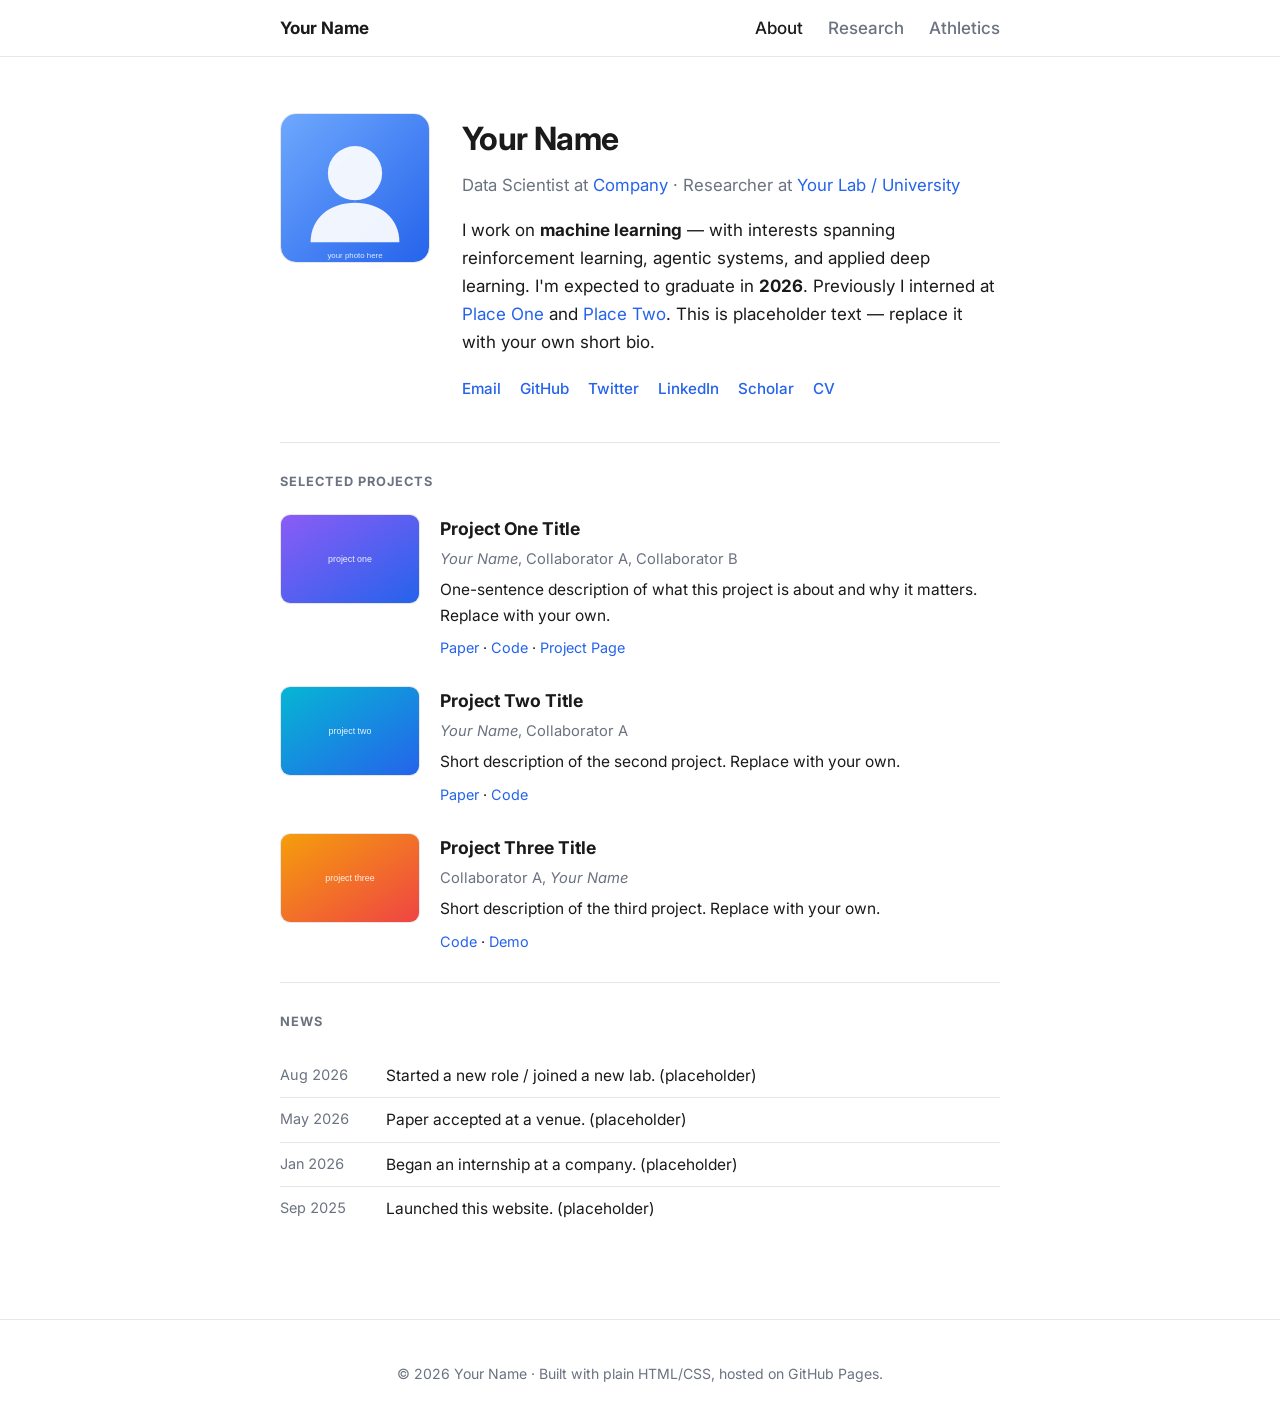
<file: index.html>
<!DOCTYPE html>
<html lang="en">
<head>
  <meta charset="UTF-8" />
  <meta name="viewport" content="width=device-width, initial-scale=1.0" />
  <title>Your Name</title>
  <meta name="description" content="Personal website of Your Name — researcher and engineer." />
  <link rel="preconnect" href="https://fonts.googleapis.com" />
  <link rel="preconnect" href="https://fonts.gstatic.com" crossorigin />
  <link href="https://fonts.googleapis.com/css2?family=Inter:wght@400;500;600;700&family=Newsreader:ital,opsz@0,6..72;1,6..72&display=swap" rel="stylesheet" />
  <link rel="stylesheet" href="assets/style.css" />
  <link rel="icon" href="data:image/svg+xml,<svg xmlns=%22http://www.w3.org/2000/svg%22 viewBox=%220 0 100 100%22><text y=%22.9em%22 font-size=%2290%22>🧠</text></svg>" />
</head>
<body>
  <nav class="nav">
    <div class="nav-inner">
      <a class="nav-brand" href="index.html">Your Name</a>
      <div class="nav-links">
        <a href="index.html" class="active">About</a>
        <a href="research.html">Research</a>
        <a href="athletics.html">Athletics</a>
      </div>
    </div>
  </nav>

  <main class="container">
    <!-- HERO -->
    <header class="hero">
      <img class="hero-photo" src="assets/img/profile.svg" alt="Your Name" />
      <div class="hero-text">
        <h1>Your Name</h1>
        <p class="tagline">
          Data Scientist at <a href="#">Company</a> &middot; Researcher at
          <a href="#">Your Lab / University</a>
        </p>
        <p class="bio">
          I work on <strong>machine learning</strong> — with interests spanning
          reinforcement learning, agentic systems, and applied deep learning.
          I'm expected to graduate in <strong>2026</strong>. Previously I interned at
          <a href="#">Place One</a> and <a href="#">Place Two</a>.
          This is placeholder text — replace it with your own short bio.
        </p>
        <div class="socials">
          <a href="mailto:you@example.com" title="Email">Email</a>
          <a href="https://github.com/xpnq" title="GitHub">GitHub</a>
          <a href="#" title="Twitter / X">Twitter</a>
          <a href="#" title="LinkedIn">LinkedIn</a>
          <a href="#" title="Google Scholar">Scholar</a>
          <a href="assets/cv.pdf" title="CV">CV</a>
        </div>
      </div>
    </header>

    <!-- SELECTED PROJECTS -->
    <section class="section">
      <h2>Selected Projects</h2>
      <div class="projects">
        <article class="project">
          <img src="assets/img/project1.svg" alt="" />
          <div>
            <h3>Project One Title</h3>
            <p class="authors"><em>Your Name</em>, Collaborator A, Collaborator B</p>
            <p class="desc">
              One-sentence description of what this project is about and why it
              matters. Replace with your own.
            </p>
            <p class="links">
              <a href="#">Paper</a> &middot; <a href="#">Code</a> &middot;
              <a href="#">Project Page</a>
            </p>
          </div>
        </article>

        <article class="project">
          <img src="assets/img/project2.svg" alt="" />
          <div>
            <h3>Project Two Title</h3>
            <p class="authors"><em>Your Name</em>, Collaborator A</p>
            <p class="desc">
              Short description of the second project. Replace with your own.
            </p>
            <p class="links">
              <a href="#">Paper</a> &middot; <a href="#">Code</a>
            </p>
          </div>
        </article>

        <article class="project">
          <img src="assets/img/project3.svg" alt="" />
          <div>
            <h3>Project Three Title</h3>
            <p class="authors">Collaborator A, <em>Your Name</em></p>
            <p class="desc">
              Short description of the third project. Replace with your own.
            </p>
            <p class="links">
              <a href="#">Code</a> &middot; <a href="#">Demo</a>
            </p>
          </div>
        </article>
      </div>
    </section>

    <!-- NEWS -->
    <section class="section">
      <h2>News</h2>
      <ul class="news">
        <li><span class="date">Aug 2026</span> Started a new role / joined a new lab. (placeholder)</li>
        <li><span class="date">May 2026</span> Paper accepted at a venue. (placeholder)</li>
        <li><span class="date">Jan 2026</span> Began an internship at a company. (placeholder)</li>
        <li><span class="date">Sep 2025</span> Launched this website. (placeholder)</li>
      </ul>
    </section>
  </main>

  <footer class="footer">
    <p>
      &copy; <span id="year"></span> Your Name &middot;
      Built with plain HTML/CSS, hosted on GitHub Pages.
    </p>
  </footer>

  <script>document.getElementById('year').textContent = new Date().getFullYear();</script>
</body>
</html>
</file>
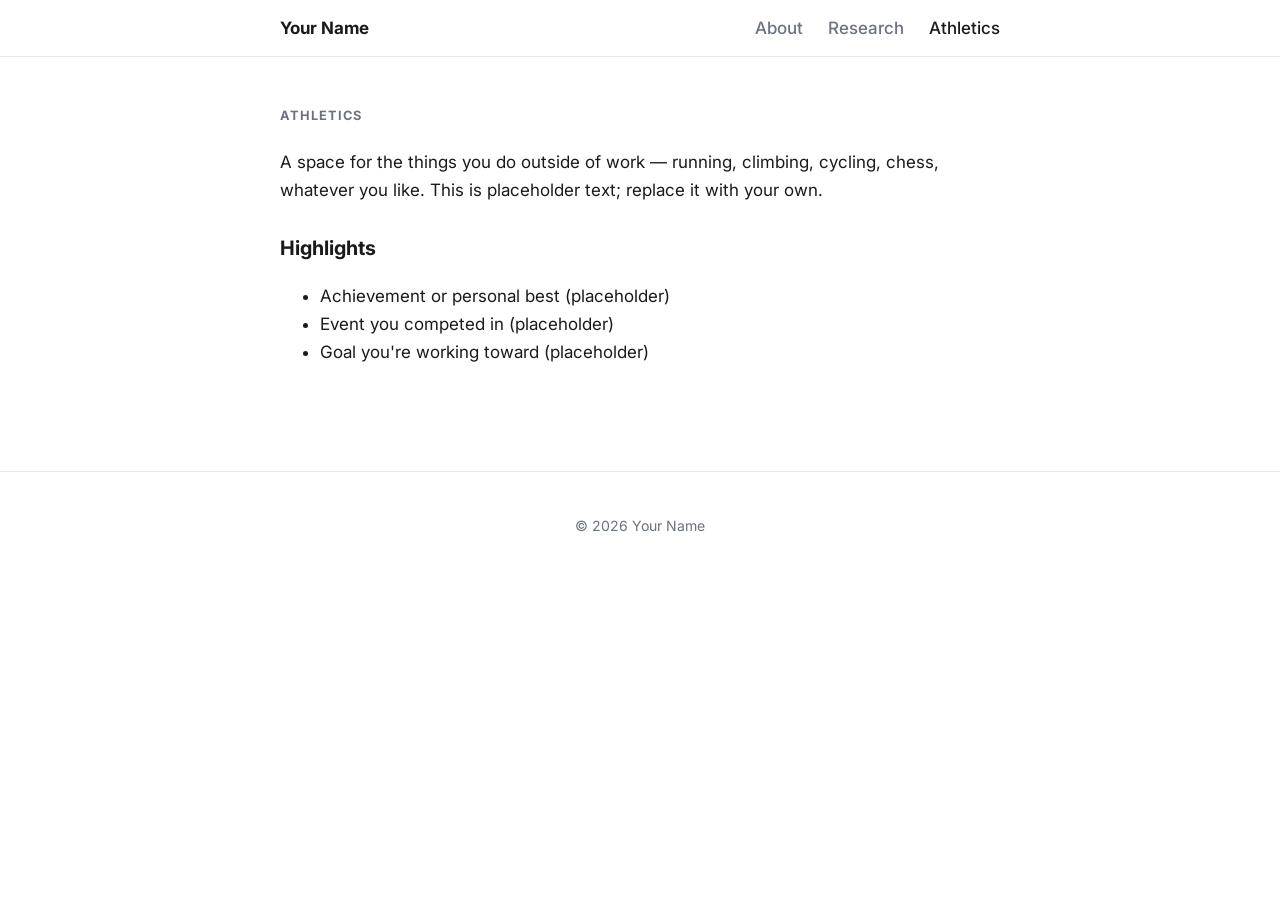
<file: athletics.html>
<!DOCTYPE html>
<html lang="en">
<head>
  <meta charset="UTF-8" />
  <meta name="viewport" content="width=device-width, initial-scale=1.0" />
  <title>Athletics — Your Name</title>
  <link rel="preconnect" href="https://fonts.googleapis.com" />
  <link rel="preconnect" href="https://fonts.gstatic.com" crossorigin />
  <link href="https://fonts.googleapis.com/css2?family=Inter:wght@400;500;600;700&display=swap" rel="stylesheet" />
  <link rel="stylesheet" href="assets/style.css" />
  <link rel="icon" href="data:image/svg+xml,<svg xmlns=%22http://www.w3.org/2000/svg%22 viewBox=%220 0 100 100%22><text y=%22.9em%22 font-size=%2290%22>🏃</text></svg>" />
</head>
<body>
  <nav class="nav">
    <div class="nav-inner">
      <a class="nav-brand" href="index.html">Your Name</a>
      <div class="nav-links">
        <a href="index.html">About</a>
        <a href="research.html">Research</a>
        <a href="athletics.html" class="active">Athletics</a>
      </div>
    </div>
  </nav>

  <main class="container">
    <section class="section prose" style="border-top:none; padding-top:48px;">
      <h2>Athletics</h2>
      <p>
        A space for the things you do outside of work — running, climbing,
        cycling, chess, whatever you like. This is placeholder text; replace it
        with your own.
      </p>
      <h3>Highlights</h3>
      <ul>
        <li>Achievement or personal best (placeholder)</li>
        <li>Event you competed in (placeholder)</li>
        <li>Goal you're working toward (placeholder)</li>
      </ul>
    </section>
  </main>

  <footer class="footer">
    <p>&copy; <span id="year"></span> Your Name</p>
  </footer>
  <script>document.getElementById('year').textContent = new Date().getFullYear();</script>
</body>
</html>
</file>
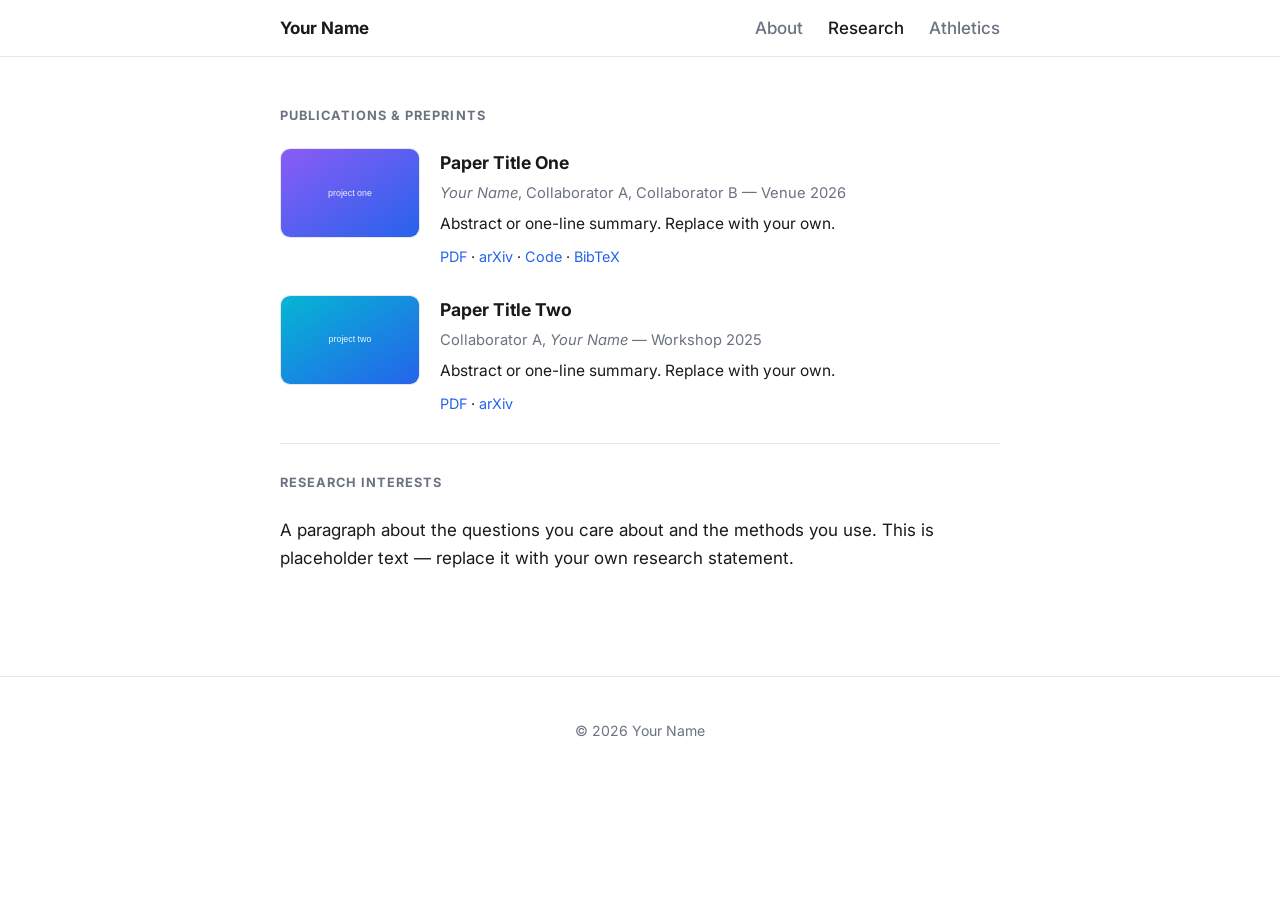
<file: research.html>
<!DOCTYPE html>
<html lang="en">
<head>
  <meta charset="UTF-8" />
  <meta name="viewport" content="width=device-width, initial-scale=1.0" />
  <title>Research — Your Name</title>
  <link rel="preconnect" href="https://fonts.googleapis.com" />
  <link rel="preconnect" href="https://fonts.gstatic.com" crossorigin />
  <link href="https://fonts.googleapis.com/css2?family=Inter:wght@400;500;600;700&display=swap" rel="stylesheet" />
  <link rel="stylesheet" href="assets/style.css" />
  <link rel="icon" href="data:image/svg+xml,<svg xmlns=%22http://www.w3.org/2000/svg%22 viewBox=%220 0 100 100%22><text y=%22.9em%22 font-size=%2290%22>🧠</text></svg>" />
</head>
<body>
  <nav class="nav">
    <div class="nav-inner">
      <a class="nav-brand" href="index.html">Your Name</a>
      <div class="nav-links">
        <a href="index.html">About</a>
        <a href="research.html" class="active">Research</a>
        <a href="athletics.html">Athletics</a>
      </div>
    </div>
  </nav>

  <main class="container">
    <section class="section" style="border-top:none; padding-top:48px;">
      <h2>Publications &amp; Preprints</h2>
      <div class="projects">
        <article class="project">
          <img src="assets/img/project1.svg" alt="" />
          <div>
            <h3>Paper Title One</h3>
            <p class="authors"><em>Your Name</em>, Collaborator A, Collaborator B &mdash; Venue 2026</p>
            <p class="desc">Abstract or one-line summary. Replace with your own.</p>
            <p class="links"><a href="#">PDF</a> &middot; <a href="#">arXiv</a> &middot; <a href="#">Code</a> &middot; <a href="#">BibTeX</a></p>
          </div>
        </article>
        <article class="project">
          <img src="assets/img/project2.svg" alt="" />
          <div>
            <h3>Paper Title Two</h3>
            <p class="authors">Collaborator A, <em>Your Name</em> &mdash; Workshop 2025</p>
            <p class="desc">Abstract or one-line summary. Replace with your own.</p>
            <p class="links"><a href="#">PDF</a> &middot; <a href="#">arXiv</a></p>
          </div>
        </article>
      </div>
    </section>

    <section class="section prose">
      <h2>Research Interests</h2>
      <p>
        A paragraph about the questions you care about and the methods you use.
        This is placeholder text — replace it with your own research statement.
      </p>
    </section>
  </main>

  <footer class="footer">
    <p>&copy; <span id="year"></span> Your Name</p>
  </footer>
  <script>document.getElementById('year').textContent = new Date().getFullYear();</script>
</body>
</html>
</file>
<file: assets/style.css>
:root {
  --bg: #ffffff;
  --fg: #1a1a1a;
  --muted: #6b7280;
  --accent: #2563eb;
  --border: #e5e7eb;
  --card: #fafafa;
  --maxw: 760px;
}

@media (prefers-color-scheme: dark) {
  :root {
    --bg: #0f1115;
    --fg: #e7e9ee;
    --muted: #9aa3b2;
    --accent: #6ea8fe;
    --border: #232733;
    --card: #161922;
  }
}

* { box-sizing: border-box; }

html { scroll-behavior: smooth; }

body {
  margin: 0;
  background: var(--bg);
  color: var(--fg);
  font-family: "Inter", -apple-system, BlinkMacSystemFont, "Segoe UI", sans-serif;
  font-size: 17px;
  line-height: 1.65;
  -webkit-font-smoothing: antialiased;
}

a { color: var(--accent); text-decoration: none; }
a:hover { text-decoration: underline; }

/* NAV */
.nav {
  position: sticky;
  top: 0;
  z-index: 10;
  background: color-mix(in srgb, var(--bg) 88%, transparent);
  backdrop-filter: saturate(180%) blur(10px);
  border-bottom: 1px solid var(--border);
}
.nav-inner {
  max-width: var(--maxw);
  margin: 0 auto;
  padding: 14px 20px;
  display: flex;
  align-items: center;
  justify-content: space-between;
}
.nav-brand { font-weight: 700; color: var(--fg); }
.nav-links a { color: var(--muted); margin-left: 20px; font-weight: 500; }
.nav-links a.active, .nav-links a:hover { color: var(--fg); text-decoration: none; }

/* LAYOUT */
.container { max-width: var(--maxw); margin: 0 auto; padding: 0 20px 60px; }

/* HERO */
.hero {
  display: flex;
  gap: 32px;
  align-items: flex-start;
  padding: 56px 0 40px;
}
.hero-photo {
  width: 150px;
  height: 150px;
  border-radius: 16px;
  object-fit: cover;
  flex-shrink: 0;
  border: 1px solid var(--border);
}
.hero-text h1 { margin: 0 0 6px; font-size: 2rem; font-weight: 700; letter-spacing: -0.02em; }
.tagline { margin: 0 0 16px; color: var(--muted); font-size: 1.05rem; }
.bio { margin: 0 0 18px; }
.socials a {
  display: inline-block;
  margin-right: 14px;
  font-weight: 500;
  font-size: 0.95rem;
}

/* SECTIONS */
.section { padding: 28px 0; border-top: 1px solid var(--border); }
.section h2 {
  font-size: 0.8rem;
  text-transform: uppercase;
  letter-spacing: 0.08em;
  color: var(--muted);
  margin: 0 0 22px;
}

/* PROJECTS */
.projects { display: flex; flex-direction: column; gap: 26px; }
.project { display: flex; gap: 20px; align-items: flex-start; }
.project img {
  width: 140px;
  height: 90px;
  border-radius: 10px;
  object-fit: cover;
  flex-shrink: 0;
  border: 1px solid var(--border);
  background: var(--card);
}
.project h3 { margin: 0 0 4px; font-size: 1.1rem; }
.project .authors { margin: 0 0 6px; color: var(--muted); font-size: 0.92rem; }
.project .desc { margin: 0 0 8px; font-size: 0.97rem; }
.project .links { margin: 0; font-size: 0.9rem; }

/* NEWS */
.news { list-style: none; margin: 0; padding: 0; }
.news li {
  display: flex;
  gap: 16px;
  padding: 9px 0;
  border-bottom: 1px solid var(--border);
  font-size: 0.97rem;
}
.news li:last-child { border-bottom: none; }
.news .date {
  flex-shrink: 0;
  width: 90px;
  color: var(--muted);
  font-variant-numeric: tabular-nums;
  font-size: 0.9rem;
}

/* PROSE (subpages) */
.prose p { margin: 0 0 16px; }
.prose h3 { margin: 28px 0 8px; }

/* FOOTER */
.footer {
  border-top: 1px solid var(--border);
  padding: 28px 20px;
  text-align: center;
  color: var(--muted);
  font-size: 0.88rem;
}

/* RESPONSIVE */
@media (max-width: 560px) {
  .hero { flex-direction: column; gap: 20px; padding-top: 36px; }
  .hero-photo { width: 110px; height: 110px; }
  .project { flex-direction: column; gap: 12px; }
  .project img { width: 100%; height: 150px; }
  .nav-links a { margin-left: 14px; }
  .news li { flex-direction: column; gap: 2px; }
}
</file>
